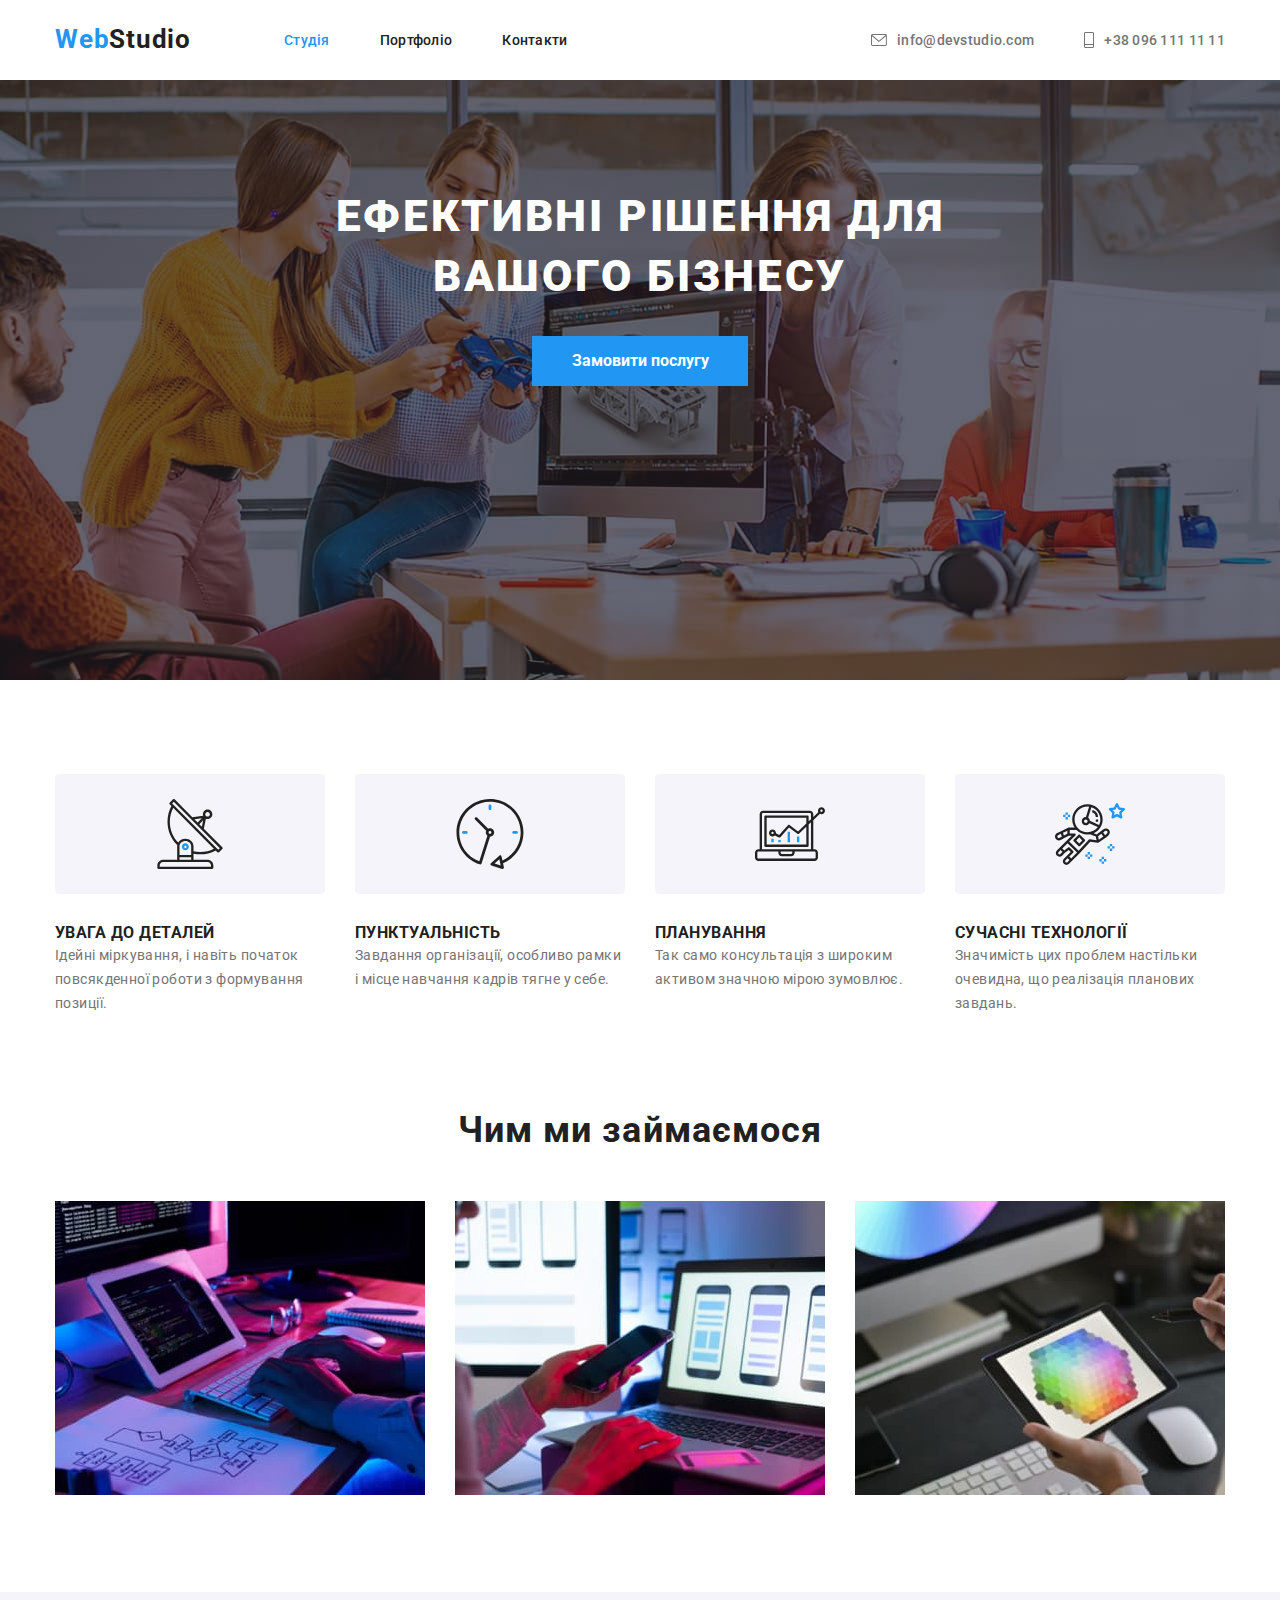
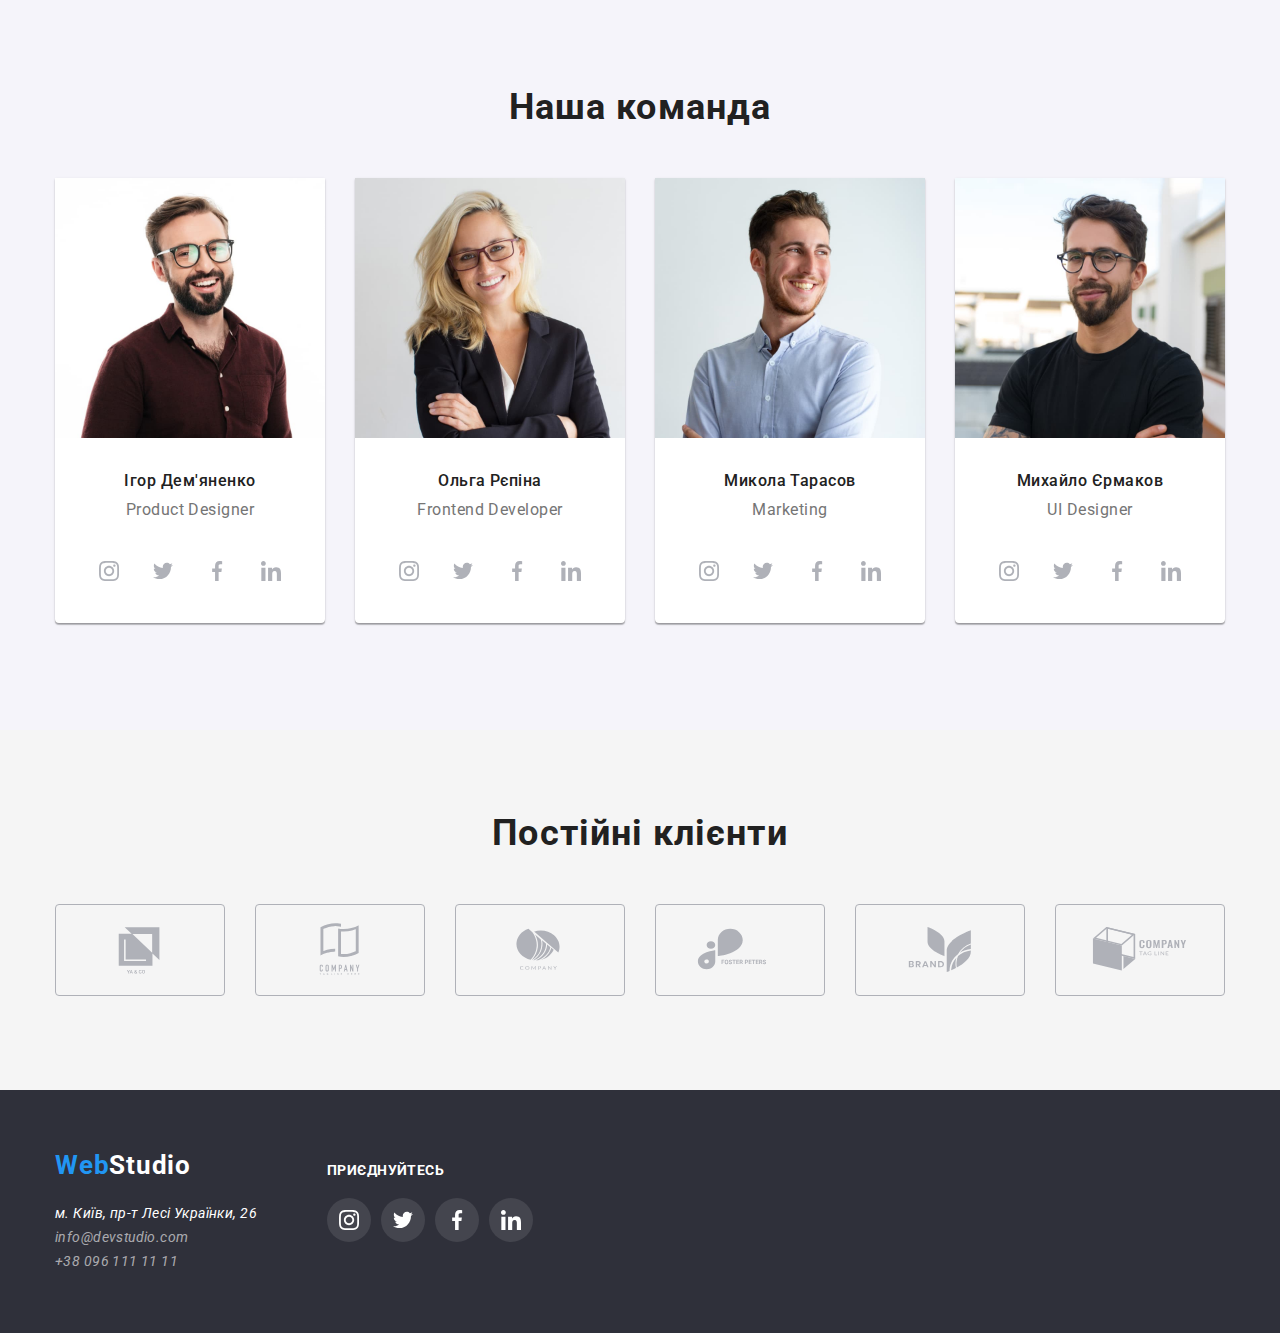
<file: index.html>
<!DOCTYPE html>
<html lang="en">
  <head>
    <meta charset="UTF-8" />
    <meta http-equiv="X-UA-Compatible" content="IE=edge" />
    <meta name="viewport" content="width=device-width, initial-scale=1.0" />
    <title>Homework</title>
    <link rel="preconnect" href="https://fonts.googleapis.com" />
    <link rel="preconnect" href="https://fonts.gstatic.com" crossorigin />
    <link
      href="https://fonts.googleapis.com/css2?family=Raleway:wght@700&family=Roboto:wght@400;500;700;900&display=swap"
      rel="stylesheet"
    />
    <link
      rel="stylesheet"
      href="https://cdnjs.cloudflare.com/ajax/libs/modern-normalize/1.1.0/modern-normalize.min.css"
    />
    <link rel="stylesheet" href="./css/styles.css" />
  </head>

  <body class="body">
    <header class="page-header">
      <div class="container container-header">
        <!-- Header- Logo+navigators -->

        <nav class="header-nav">
          <a href="/" class="interactive-element logo logo-header"
            ><span class="logo-web">Web</span
            ><span class="logo-studio">Studio</span></a
          >
          <ul class="list header-nav-list">
            <li class="item">
              <a
                href="./index.html"
                class="header-list-link interactive-element link header-active-link"
                >Студія</a
              >
            </li>
            <li class="item">
              <a
                href="./portfolio.html"
                class="header-list-link interactive-element link"
                >Портфоліо
              </a>
            </li>
            <li class="item">
              <a href="#" class="header-list-link interactive-element link"
                >Контакти</a
              >
            </li>
          </ul>
        </nav>

        <!-- Contacts -->

        <ul class="list list-contacts">
          <li class="item">
            <div class="mail">
              <svg class="icon-envelope">
                <use href="./images/symbol-defs.svg#icon-envelope"></use>
              </svg>
              <a
                href="mailto:info@devstudio.com"
                class="contacts-mail interactive-element"
                >info@devstudio.com</a
              >
            </div>
          </li>
          <li>
            <div class="tel">
              <svg class="icon-telephone">
                <use href="./images/symbol-defs.svg#telephone"></use>
              </svg>
              <a
                href="tel:+380961111111"
                class="contacts-tel interactive-element"
                >+38 096 111 11 11</a
              >
            </div>
          </li>
        </ul>
      </div>
    </header>

    <main>
      <!-- Hero -->

      <section class="section hero-page">
        <div class="overlay">
          <div class="container">
            <h1 class="hero-title">
              <span class="hero-effective-decisions"
                >Ефективні рішення для</span
              >
              <span class="hero-your-business">вашого бізнесу</span>
            </h1>
            <button type="button" class="hero-title-button">
              Замовити послугу
            </button>
          </div>
        </div>
      </section>

      <!-- Opportunities -->

      <section class="section opportunities-page">
        <div class="container opportunities-container">
          <h2 hidden>Наші пропозиції</h2>
          <ul class="list opportunities-list">
            <li class="item item-anthena">
              <div class="opportunities-bg">
                <svg class="clock-icon" width="70" height="70">
                  <use href="./images/symbol-defs.svg#icon-antenna"></use>
                </svg>
              </div>
              <h3 class="opportunities-title">УВАГА ДО ДЕТАЛЕЙ</h3>
              <p class="opportunities-text">
                Ідейні міркування, і навіть початок повсякденної роботи з
                формування позиції.
              </p>
            </li>
            <li class="item item-clock">
              <div class="opportunities-bg">
                <svg class="clock-icon" width="70" height="70">
                  <use href="./images/symbol-defs.svg#icon-clock"></use>
                </svg>
              </div>
              <h3 class="opportunities-title">ПУНКТУАЛЬНІСТЬ</h3>
              <p class="opportunities-text">
                Завдання організації, особливо рамки і місце навчання кадрів
                тягне у себе.
              </p>
            </li>
            <li class="item item-diagram">
              <div class="opportunities-bg">
                <svg class="clock-icon" width="70" height="70">
                  <use href="./images/symbol-defs.svg#icon-diagram"></use>
                </svg>
              </div>
              <h3 class="opportunities-title">ПЛАНУВАННЯ</h3>
              <p class="opportunities-text">
                Так само консультація з широким активом значною мірою зумовлює.
              </p>
            </li>
            <li class="item item-astronaut">
              <div class="opportunities-bg">
                <svg class="clock-icon" width="70" height="70">
                  <use href="./images/symbol-defs.svg#icon-astronaut"></use>
                </svg>
              </div>
              <h3 class="opportunities-title">СУЧАСНІ ТЕХНОЛОГІЇ</h3>
              <p class="opportunities-text">
                Значимість цих проблем настільки очевидна, що реалізація
                планових завдань.
              </p>
            </li>
          </ul>
        </div>
      </section>

      <!-- What we do?-->

      <section class="section wwd-section">
        <div class="container">
          <h2 class="what-we-do">Чим ми займаємося</h2>
          <ul class="list wwd-photo-list">
            <li class="item">
              <img src="./images/image1.jpg" alt="computer" width="370" />
            </li>
            <li class="item">
              <img src="./images/images2.jpg" alt="mobile" width="370" />
            </li>
            <li class="item">
              <img src="./images/image3.jpg" alt="tablet" width="370" />
            </li>
          </ul>
        </div>
      </section>

      <!-- Team -->

      <section class="section team-page">
        <div class="container">
          <h2 class="team-title">Наша команда</h2>
          <ul class="list list-team-images">
            <li class="item">
              <img
                src="./images/person1.jpg"
                alt="Igor"
                width="270"
                class="images-team"
              />
              <h3 class="worker">Ігор Дем'яненко</h3>
              <p class="position">Product Designer</p>

              <ul class="social-list list">
                <li class="social-item">
                  <a href="" class="social-link">
                    <svg class="icon instagram-icon">
                      <use href="./images/symbol-defs.svg#instagram"></use>
                    </svg>
                  </a>
                </li>
                <li class="social-item">
                  <a href="" class="social-link">
                    <svg class="icon twitter">
                      <use href="./images/symbol-defs.svg#twitter"></use>
                    </svg>
                  </a>
                </li>
                <li class="social-item">
                  <a href="" class="social-link">
                    <svg class="icon facebook" width="20" height="20">
                      <use href="./images/symbol-defs.svg#facebook"></use>
                    </svg>
                  </a>
                </li>
                <li class="social-item">
                  <a href="" class="social-link">
                    <svg class="icon linkendin">
                      <use href="./images/symbol-defs.svg#linkedin"></use>
                    </svg>
                  </a>
                </li>
              </ul>
            </li>
            <li class="item">
              <img
                src="./images/person2.jpg"
                alt="Olga"
                width="270"
                class="images-team"
              />
              <h3 class="worker">Ольга Рєпіна</h3>
              <p class="position position-second">Frontend Developer</p>
              <ul class="social-list list">
                <li class="social-item">
                  <a href="" class="social-link">
                    <svg class="icon instagram-icon">
                      <use href="./images/symbol-defs.svg#instagram"></use>
                    </svg>
                  </a>
                </li>
                <li class="social-item">
                  <a href="" class="social-link">
                    <svg class="icon twitter">
                      <use href="./images/symbol-defs.svg#twitter"></use>
                    </svg>
                  </a>
                </li>
                <li class="social-item">
                  <a href="" class="social-link">
                    <svg class="icon facebook" width="20" height="20">
                      <use href="./images/symbol-defs.svg#facebook"></use>
                    </svg>
                  </a>
                </li>
                <li class="social-item">
                  <a href="" class="social-link">
                    <svg class="icon linkendin">
                      <use href="./images/symbol-defs.svg#linkedin"></use>
                    </svg>
                  </a>
                </li>
              </ul>
            </li>
            <li class="item">
              <img
                src="./images/person3.jpg"
                alt="Mykola"
                width="270"
                class="images-team"
              />
              <h3 class="worker">Микола Тарасов</h3>
              <p class="position">Marketing</p>
              <ul class="social-list list">
                <li class="social-item">
                  <a href="" class="social-link">
                    <svg class="icon instagram-icon">
                      <use href="./images/symbol-defs.svg#instagram"></use>
                    </svg>
                  </a>
                </li>
                <li class="social-item">
                  <a href="" class="social-link">
                    <svg class="icon twitter">
                      <use href="./images/symbol-defs.svg#twitter"></use>
                    </svg>
                  </a>
                </li>
                <li class="social-item">
                  <a href="" class="social-link">
                    <svg class="icon facebook" width="20" height="20">
                      <use href="./images/symbol-defs.svg#facebook"></use>
                    </svg>
                  </a>
                </li>
                <li class="social-item">
                  <a href="" class="social-link">
                    <svg class="icon linkendin">
                      <use href="./images/symbol-defs.svg#linkedin"></use>
                    </svg>
                  </a>
                </li>
              </ul>
            </li>
            <li class="item">
              <img
                src="./images/person4.jpg"
                alt="Mykhailo"
                width="270"
                class="images-team"
              />
              <h3 class="worker">Михайло Єрмаков</h3>
              <p class="position">UI Designer</p>
              <ul class="social-list list">
                <li class="social-item">
                  <a href="" class="social-link">
                    <svg class="icon instagram-icon">
                      <use href="./images/symbol-defs.svg#instagram"></use>
                    </svg>
                  </a>
                </li>
                <li class="social-item">
                  <a href="" class="social-link">
                    <svg class="icon twitter">
                      <use href="./images/symbol-defs.svg#twitter"></use>
                    </svg>
                  </a>
                </li>
                <li class="social-item">
                  <a href="" class="social-link">
                    <svg class="icon facebook" width="20" height="20">
                      <use href="./images/symbol-defs.svg#facebook"></use>
                    </svg>
                  </a>
                </li>
                <li class="social-item">
                  <a href="" class="social-link">
                    <svg class="icon linkendin">
                      <use href="./images/symbol-defs.svg#linkedin"></use>
                    </svg>
                  </a>
                </li>
              </ul>
            </li>
          </ul>
        </div>
      </section>

      <!-- Permanent clients -->

      <section class="permanent-clients section">
        <div class="container client-container">
          <h2 class="permanent-clients-title">Постійні клієнти</h2>
          <ul class="clients-list list">
            <li class="item-clients">
              <a href="" class="clients-link link">
                <svg class="icon-clients">
                  <use href="./images/symbol-defs.svg#logo-1"></use>
                </svg>
              </a>
            </li>
            <li class="item-clients">
              <a href="" class="clients-link link">
                <svg class="icon-clients">
                  <use href="./images/symbol-defs.svg#logo-2"></use>
                </svg>
              </a>
            </li>
            <li class="item-clients">
              <a href="" class="clients-link link">
                <svg class="icon-clients">
                  <use href="./images/symbol-defs.svg#logo-3"></use>
                </svg>
              </a>
            </li>
            <li class="item-clients">
              <a href="" class="clients-link link">
                <svg class="icon-clients">
                  <use href="./images/symbol-defs.svg#logo-4"></use>
                </svg>
              </a>
            </li>
            <li class="item-clients">
              <a href="" class="clients-link link">
                <svg class="icon-clients">
                  <use href="./images/symbol-defs.svg#logo-5"></use>
                </svg>
              </a>
            </li>

            <li class="item-clients">
              <a href="" class="clients-link link">
                <svg class="icon-clients">
                  <use href="./images/symbol-defs.svg#logo-6"></use>
                </svg>
              </a>
            </li>
          </ul>
        </div>
      </section>
    </main>

    <!-- Footer -->

    <footer class="footer">
      <div class="container footer-page">
        <div class="logo-address">
          <!-- Logo2 -->

          <a href="/" class="interactive-element logo logo-footer">
            <span class="logo-web">Web</span
            ><span class="logo-studio-footer">Studio</span></a
          >

          <!-- Address -->

          <address class="address-content">
            <ul class="list address-list">
              <li class="footer-first-li">
                <a
                  href="https://goo.gl/maps/HX44u6QqczXMJnG8A"
                  target="_blank"
                  rel="noopener norefferer nofollow"
                  class="interactive-element address link"
                >
                  м. Київ, пр-т Лесі Українки, 26
                </a>
              </li>
              <li class="footer-second-li">
                <a
                  href="emailto:info@devstudio.com"
                  class="footer-mail interactive-element address link"
                  >info@devstudio.com</a
                >
              </li>
              <li class="footer-third-li">
                <a
                  href="tel:+380961111111"
                  class="footer-tel interactive-element address link"
                  >+38 096 111 11 11</a
                >
              </li>
            </ul>
          </address>
        </div>
        <div class="block-join">
          <p class="title-join">Приєднуйтесь</p>
          <ul class="list list-join">
            <li class="item-join">
              <a href="/" class="link-join link">
                <svg class="instagram icon-join" width="20" height="20">
                  <use href="./images/symbol-defs.svg#instagram"></use>
                </svg>
              </a>
            </li>
            <li class="item-join">
              <a href="/" class="link-join link">
                <svg class="instagram icon-join" width="20" height="20">
                  <use href="./images/symbol-defs.svg#twitter"></use>
                </svg>
              </a>
            </li>
            <li class="item-join">
              <a href="/" class="link-join link">
                <svg class="instagram icon-join" width="20" height="20">
                  <use href="./images/symbol-defs.svg#facebook"></use>
                </svg>
              </a>
            </li>
            <li class="item-join">
              <a href="/" class="link-join link">
                <svg class="instagram icon-join" width="20" height="20">
                  <use href="./images/symbol-defs.svg#linkedin"></use>
                </svg>
              </a>
            </li>
          </ul>
        </div>
      </div>
    </footer>
  </body>
</html>
</file>
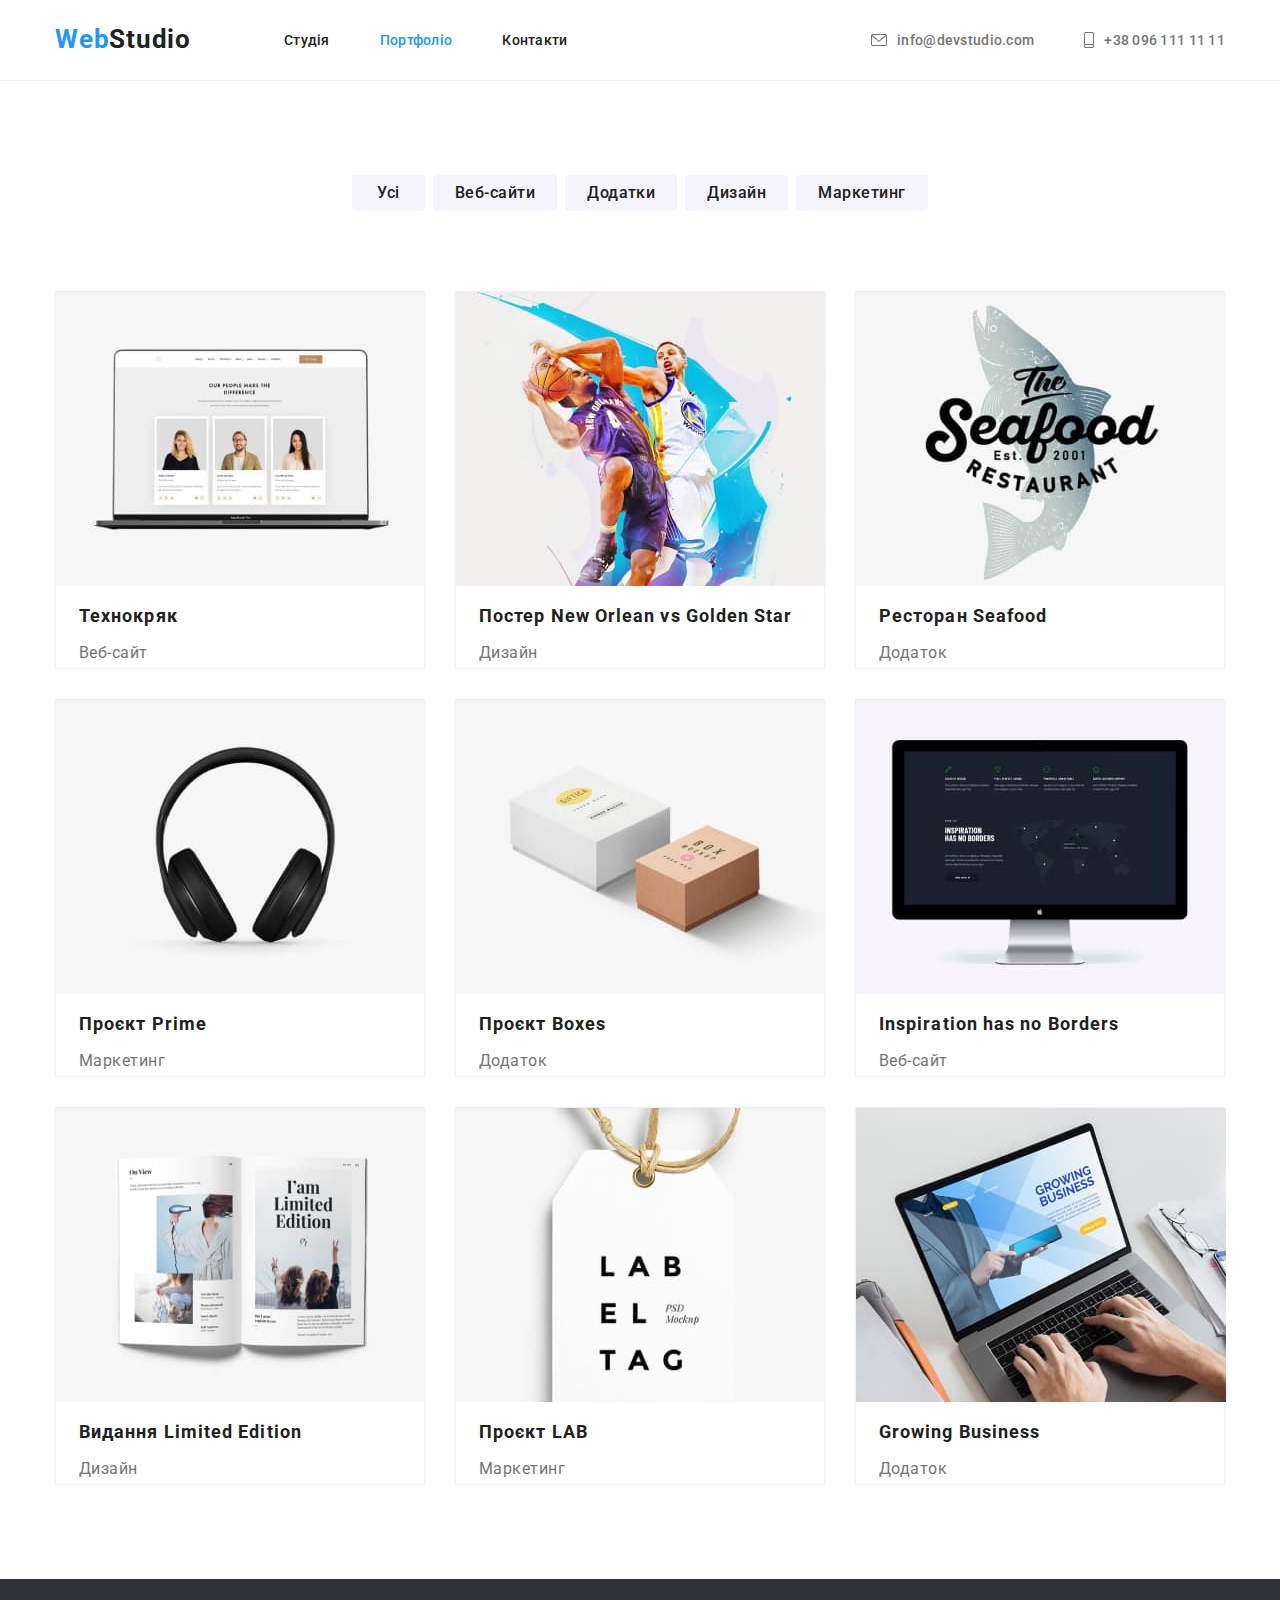
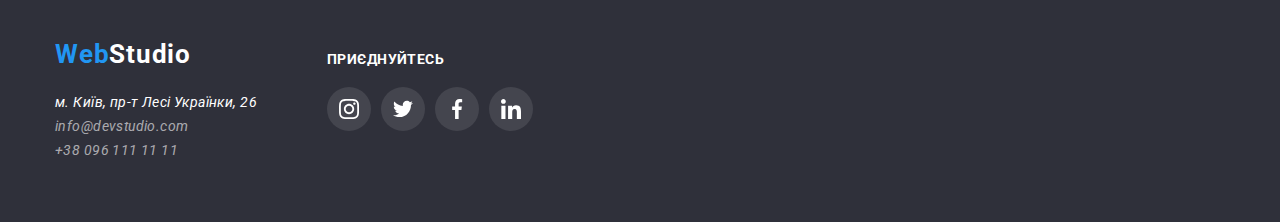
<file: portfolio.html>
<!DOCTYPE html>
<html lang="en">
  <head>
    <meta charset="UTF-8" />
    <meta http-equiv="X-UA-Compatible" content="IE=edge" />
    <meta name="viewport" content="width=device-width, initial-scale=1.0" />
    <title>Homework2</title>
    <link rel="preconnect" href="https://fonts.googleapis.com" />
    <link rel="preconnect" href="https://fonts.gstatic.com" crossorigin />
    <link
      href="https://fonts.googleapis.com/css2?family=Raleway:wght@700&family=Roboto:wght@400;500;700;900&display=swap"
      rel="stylesheet"
    />
    <link
      rel="stylesheet"
      href="https://cdnjs.cloudflare.com/ajax/libs/modern-normalize/1.1.0/modern-normalize.min.css"
    />
    <link rel="stylesheet" href="./css/styles.css" />
  </head>
  <body class="body">
    <header class="portfolio-header">
      <div class="container container-header">

        <!-- Header- Logo+navigators -->

        <nav class="header-nav">
          <a href="/" class="interactive-element logo logo-header"
            ><span class="logo-web">Web</span
            ><span class="logo-studio">Studio</span></a
          >
          <ul class="list header-nav-list">
            <li class="item">
              <a
                href="./index.html"
                class="header-list-link interactive-element link"
                >Студія</a
              >
            </li>
            <li class="item">
              <a
                href="./portfolio.html"
                class="header-list-link interactive-element link header-active-link"
                >Портфоліо
              </a>
            </li>
            <li class="item">
              <a href="#" class="header-list-link interactive-element link"
                >Контакти</a
              >
            </li>
          </ul>
        </nav>

        <!-- Contacts -->

        <ul class="list list-contacts">
          <li class="item">
            <div class="mail">
              <svg class="icon-envelope">
                <use href="./images/symbol-defs.svg#icon-envelope"></use>
              </svg>
              <a
                href="mailto:info@devstudio.com"
                class="contacts-mail interactive-element"
                >info@devstudio.com</a
              >
            </div>
          </li>
          <li>
            <div class="tel">
              <svg class="icon-telephone">
                <use href="./images/symbol-defs.svg#telephone"></use>
              </svg>
              <a
                href="tel:+380961111111"
                class="contacts-tel interactive-element"
                >+38 096 111 11 11</a
              >
            </div>
          </li>
        </ul>
      </div>
    </header>

    <main>
      <h1 hidden class="page-title">Portfolio</h1>

      <!-- Buttons -->

      <section class="section button-page">
        <div class="container">
          <h2 hidden>Options</h2>
          <ul class="button-list list">
            <li class="item">
              <button
                type="button"
                class="portfolio-buttons interactive-element button-all"
              >
                Усі
              </button>
            </li>
            <li class="item">
              <button
                type="button"
                class="portfolio-buttons interactive-element button"
              >
                Веб-сайти
              </button>
            </li>
            <li class="item">
              <button
                type="button"
                class="portfolio-buttons interactive-element button"
              >
                Додатки
              </button>
            </li>
            <li class="item">
              <button
                type="button"
                class="portfolio-buttons interactive-element button"
              >
                Дизайн
              </button>
            </li>
            <li class="item">
              <button
                type="button"
                class="portfolio-buttons interactive-element button"
              >
                Маркетинг
              </button>
            </li>
          </ul>
        </div>
      </section>

      <!-- Photos -->
      <section class="section portfolio-photos photo-page">
        <div class="container">
          <h2 hidden>Gallery</h2>
          <ul class="list gallery-list">
            <li class="item">
              <img src="./images/laptop.jpg" alt="laptop" width="370" />
              <h3 class="gallery-name">Технокряк</h3>
              <p class="gallery-description">Веб-сайт</p>
            </li>
            <li class="item">
              <img src="./images/basketball.jpg" alt="basketball" width="370" />
              <h3 class="gallery-name">Постер New Orlean vs Golden Star</h3>
              <p class="gallery-description">Дизайн</p>
            </li>
            <li class="item">
              <img src="./images/seafood.jpg" alt="seafood" width="370" />
              <h3 class="gallery-name">Ресторан Seafood</h3>
              <p class="gallery-description">Додаток</p>
            </li>
            <li class="item">
              <img src="./images/headphones.jpg" alt="headphones" width="370" />
              <h3 class="gallery-name">Проєкт Prime</h3>
              <p class="gallery-description">Маркетинг</p>
            </li>
            <li class="item">
              <img src="./images/boxes.jpg" alt="boxes" width="370" />
              <h3 class="gallery-name">Проєкт Boxes</h3>
              <p class="gallery-description">Додаток</p>
            </li>
            <li class="item">
              <img src="./images/monitor.jpg" alt="monitor" width="370" />
              <h3 class="gallery-name">Inspiration has no Borders</h3>
              <p class="gallery-description">Веб-сайт</p>
            </li>
            <li class="item">
              <img
                src="./images/limited-edition.jpg"
                alt="limited-edition"
                width="370"
              />
              <h3 class="gallery-name">Видання Limited Edition</h3>
              <p class="gallery-description">Дизайн</p>
            </li>
            <li class="item">
              <img src="./images/lab.jpg" alt="lab" width="370" />
              <h3 class="gallery-name">Проєкт LAB</h3>
              <p class="gallery-description">Маркетинг</p>
            </li>
            <li class="item">
              <img
                src="./images/growing-business.jpg"
                alt="growing-business"
                width="370"
              />
              <h3 class="gallery-name">Growing Business</h3>
              <p class="gallery-description">Додаток</p>
            </li>
          </ul>
        </div>
      </section>
    </main>
    <footer class="footer">
      <div class="container footer-page">
        <div class="logo-address">

        <!-- Logo2 -->

        <a href="/" class="interactive-element logo logo-footer">
          <span class="logo-web">Web</span
          ><span class="logo-studio-footer">Studio</span></a
        >

        <!-- Address -->
        
        <address class="address-content">
          <ul class="list address-list">
            <li class="footer-first-li">
              <a
                href="https://goo.gl/maps/HX44u6QqczXMJnG8A"
                target="_blank"
                rel="noopener norefferer nofollow"
                class="interactive-element address link"
              >
                м. Київ, пр-т Лесі Українки, 26
              </a>
            </li>
            <li class="footer-second-li">
              <a
                href="emailto:info@devstudio.com"
                class="footer-mail interactive-element address link"
                >info@devstudio.com</a
              >
            </li>
            <li class="footer-third-li">
              <a
                href="tel:+380961111111"
                class="footer-tel interactive-element address link"
                >+38 096 111 11 11</a
              >
            </li>
          </ul>
        </address>
      </div>
      <div class="block-join">
        <p class="title-join">Приєднуйтесь</p>
        <ul class="list list-join">
          <li class="item-join">
            <a href="/" class="link-join link">
              <svg class="instagram icon-join" width="20" height="20">
                 <use href="./images/symbol-defs.svg#instagram"></use>
              </svg> 
            </a>
          </li>
          <li class="item-join">
            <a href="/" class="link-join link">
              <svg class="instagram icon-join" width="20" height="20">
                <use href="./images/symbol-defs.svg#twitter"></use>
              </svg>
            </a>
          </li>
          <li class="item-join">
            <a href="/" class="link-join link">
              <svg class="instagram icon-join" width="20" height="20">
                <use href="./images/symbol-defs.svg#facebook"></use>
              </svg>
            </a>
          </li>
          <li class="item-join">
            <a href="/" class="link-join link">
              <svg class="instagram icon-join" width="20" height="20">
                <use href="./images/symbol-defs.svg#linkedin"></use>
              </svg>
            </a>
          </li>
        </ul>
      </div>
    </div>
    </footer>
  </body>
</html>
</file>
<file: css/styles.css>
:root {
  --main-color: #ffffff;
  --accend-color: #2196f3;
  --black-color: #212121;
  --gray-color: #757575;
  --darkgray-color: #2f303a;
  --rgba-color: rgba(255, 255, 255, 0.6);
  --button-color: #f5f4fa;
  --button-active: #188ce8;
  --background-color-second: #f5f5f5;
  --border-color: #eeeeee;
  --portfolio-header-color: #ececec;
  --block-color: #AFB1B8;

  --specific-position: 94px;
  --specific-second-position: 30px;
}
h1,
h2,
h3,
h4,
h5,
h6,
p,
ul {
  margin-top: 0;
  margin-bottom: 0;
  padding: 0;
}

.list {
  list-style: none;
  padding: 0;
  margin: 0;
}

.body {
  font-family: "Roboto", sans-serif;
  font-size: 14px;
  background-color: var(--main-color);
  color: var(--black-color);
}

.container {
  width: 1200px;
  margin: 0 auto;
  padding: 0 15px;
}

.link {
  text-decoration: none;
}

.section {
  padding-top: var(--specific-position);
  padding-bottom: var(--specific-position);
}

/* Header */

.portfolio-header {
  background-color: var(--main-color);
  border-bottom: 1px solid var(--portfolio-header-color);
}

.container-header {
  display: flex;
}

/* Logo */

.header-nav {
  display: flex;
  align-items: center;
}

.logo {
  font-weight: 700;
  font-size: 26px;
  line-height: calc(31 / 26);
  letter-spacing: 0.03em;

  text-decoration: none;
}

.logo-header {
  display: flex;
  align-content: center;
  justify-content: flex-end;

  margin-right: 93px;
  padding-top: 24px;
  padding-bottom: 25px;
}

.logo-web {
  color: var(--accend-color);
}

.logo-studio {
  color: var(--black-color);
}

/* Header Navigation List */

.header-nav {
  display: flex;
}

.header-nav-list {
  display: flex;
}

.header-nav-list .item {
  margin-right: 50px;
}

.header-nav-list .item:last-child {
  margin-right: 0;
}

.header-list-link {
  font-weight: 500;
  line-height: calc(16 / 14);
  letter-spacing: 0.02em;

  color: var(--black-color);

  display: block;
  padding-top: 32px;
  padding-bottom: 32px;
}

.header-active-link {
  color: var(--accend-color);
}

/* Contacts */

.list-contacts {
  display: flex;
  align-items: center;
  margin-left: auto;
}

.list-contacts .item + .item {
  margin-left: 50px;
}

.mail {
  display: flex;
  align-items: center;
}

.icon-envelope {
  width: 16px;
  height: 12px;
  margin-right: 10px;

  fill: var(--gray-color)
}

.icon-envelope:hover {
 fill: var(--accend-color);
}

.icon-envelope:focus {
 fill: var(--accend-color);
}

.contacts-mail {
  font-weight: 500;
  line-height: calc(16 / 12);
  letter-spacing: 0.02em;
  text-decoration: none;

  color: var(--gray-color);

  margin-right: 50px;
}

.tel {
  display: flex;
  align-items: center;
}

.icon-telephone {
  width: 10px;
  height: 16px;

  margin-right: 10px;

  fill: var(--gray-color)
}

.icon-telephone:hover {
  fill: var(--accend-color);
}

.icon-telephone:focus {
  fill: var(--accend-color);
}

.contacts-tel {
  font-weight: 500;
  line-height: calc(16 / 12);
  letter-spacing: 0.02em;
  text-decoration: none;

  color: var(--gray-color);
}

/* Hero */

.hero-page {
  background-color: var(--darkgray-color);
  text-align: center;
  
  padding-top: 0px;
  padding-bottom: 0px;
}

.overlay {
  max-width: 1600px;
  min-height: 600px;
  margin-left: auto;
  margin-right: auto;

  background:(rgba(47, 48, 58, 0.4));
  background-image: 
  linear-gradient(rgba(47, 48, 58, 0.4),
   rgba(47, 48, 58, 0.4)), 
  url(../images/hero-overlay.jpg);
  background-repeat: no-repeat;
  background-size: cover;
  background-position: center;
}

.hero-title {
  font-weight: 900;
  font-size: 44px;
  line-height: calc(60 / 44);
  text-align: center;
  letter-spacing: 0.06em;
  text-transform: uppercase;

  color: var(--main-color);

  padding-top: 106px;

  width: 696px;
  margin-left: auto;
  margin-right: auto;
}

.hero-title-button {
  font-weight: 700;
  font-size: 16px;
  line-height: calc(30 / 16);
  font-family: inherit;
  cursor: pointer;

  color: var(--main-color);
  background-color: var(--accend-color);

  display: inline-block;

  margin-top: var(--specific-second-position);
  margin-bottom: 106px;
  margin-left: auto;
  margin-right: auto;

  border-radius: 4px var(--main-color);
  border: none;
  min-width: 216px;

  padding: 10px 32px;
}

/* Opportunities */

.opportunities-page .wwd-section {
  background-color: var(--background-color-second);
}

.opportunities-list {
  display: flex;
}

.opportunities-bg {
  display: flex;
  content: "";

  justify-content: center;
  align-items: center;

  background-color: #F5F4FA;
  
  width: 270px;
  height: 120px;
  margin-bottom: 30px;

  border: none;
  border-radius: 4px;
}

.opportunities-list .item + .item {
  margin-left: 30px;
}

.opportunities-title {
  font-weight: 700;
  line-height: calc(16 / 14);
  letter-spacing: 0.03em;
  text-transform: uppercase;

  color: var(--black-color);
}

.opportunities-text {
  font-weight: 400;
  line-height: calc(24 / 14);
  letter-spacing: 0.03em;

  color: var(--gray-color);
}

/* What do we do? */

.wwd-section {
  padding-top: 0px;
}

.what-we-do {
  font-weight: 700;
  font-size: 36px;
  line-height: calc(42 / 36);
  text-align: center;
  letter-spacing: 0.03em;

  color: var(--black-color);
}

.wwd-photo-list {
  display: flex;

  padding-top: 50px;
}

.wwd-photo-list .item + .item {
  margin-left: 30px;
}

/* Team */

.team-page {
  background-color: var(--button-color);

  padding-bottom: 0px;
}

.team-title {
  font-weight: 700;
  font-size: 36px;
  line-height: calc(42 / 36);
  text-align: center;
  letter-spacing: 0.03em;

  border-color: var(--main-color);

  color: var(--black-color);
}

.list-team-images {
  padding-top: 50px;
  padding-bottom: 107px;

  display: flex;
  justify-content: space-between;
}

.list-team-images .item {
  width: calc((100%-30px) / 2);

  background-color: var(--main-color);
  box-shadow: 0px 1px 3px rgba(0, 0, 0, 0.12), 
  0px 1px 1px rgba(0, 0, 0, 0.14),
  0px 2px 1px rgba(0, 0, 0, 0.2);
  border-radius: 0px 0px 4px 4px;
}

.list-team-images > .item:not(:last-child) {
  margin-right: 30px;
}

.images-team {
  border-radius: 0px;
}

.worker {
  font-weight: 500;
  font-size: 16px;
  line-height: calc(19 / 16);
  text-align: center;
  letter-spacing: 0.03em;

  color: var(--black-color);

  margin-top: var(--specific-second-position);
}

.position {
  font-weight: 400;
  font-size: 16px;
  line-height: calc(19 / 16);
  text-align: center;
  letter-spacing: 0.03em;

  color: var(--gray-color);

  margin-top: 10px;
  margin-bottom: var(--specific-second-position);
}

.social-list {
  display: flex;
  justify-content: center;
  align-items: center;

  padding-left: 32px;
  padding-right: 32px;
  padding-bottom: 30px;
}


.social-list > .social-item + .social-item {
margin-left: 10px;
}

.social-link {
  display: flex;
  justify-content: center;
  align-items: center;
  
  width: 44px;
  height: 44px;

  background-color: var(--main-color);

  border: none;
  border-radius: 50%;
}

.icon {
  width: 20px;
  height: 20px;

  fill: #AFB1B8;
}

.instagram-icon {
  fill: #AFB1B8;
}

.social-link:hover {
  background-color: var(--accend-color);
}

.icon:hover {
 fill: var(--main-color);
}

.instagram-icon:hover {
  fill: var(--main-color);
}

 /* <!-- Permanent clients --> */

 .permanent-clients {
  background-color: var(--background-color-second);
  padding-top: 0px;
}

 .permanent-clients-title {
font-weight: 700;
font-size: 36px;
line-height: 42px;
text-align: center;
letter-spacing: 0.03em;

color: var(--black-color);

padding-top: 82px;
}

.clients-list {
  display: flex;

  margin-top: 50px;
  justify-content: center;
}

.clients-link {
  display: flex;
  justify-content: center;
  align-items: center;
  
  width: 170px;
  height: 92px;

  background-color: var(--background-color-second);
  
  border: 1px solid var(--block-color);
  border-radius: 4px;
}

.clients-link:hover {
 border: 1px solid rgba(33, 150, 243, 1);
}

.clients-link:focus {
 border: 1px solid rgba(33, 150, 243, 1);
}

.icon-clients {
  width: 106px;
  height: 60px;

  fill: #AFB1B8;
}

.icon-clients:hover {
 fill: var(--accend-color);
}

.icon-clients:focus {
 fill: var(--accend-color);
}

.clients-list > .item-clients + .item-clients {
  margin-left: 30px;
}

/* Footer */

.footer {
  background-color: var(--darkgray-color);
  padding-top: 60px;
  padding-bottom: 60px;
}

.footer-page {
  display: flex;
}

.logo-studio-footer {
  color: var(--main-color);
}

.address {
  font-weight: 400;
  line-height: calc(24 / 14);
  letter-spacing: 0.03em;
  color: var(--main-color);
}

.address-content {
  margin-top: 20px;
}

.footer-mail {
  color: var(--rgba-color);
  margin-top: 9px;
}

.footer-tel {
  color: var(--rgba-color);
  margin-top: 9px;
}

.block-join {
  width: 206px;
  height: 80px;
  
  padding-top: 12px;
  margin-left: 70px;
  padding-bottom: 40px;

}

.title-join {
font-weight: 700;
font-size: 14px;
line-height: 16px;
letter-spacing: 0.03em;
text-transform: uppercase;

color: var(--main-color);
}

.list-join {
  display: flex;
  list-style: none;
  
  margin-top: 20px;
}

.list-join > .item-join + .item-join {
margin-left: 10px;
}

.link-join {
  display: flex;
  align-items: center;
  justify-content: center;

  width: 44px;
  height: 44px;

  border: none;
  border-radius: 50%;

  background-color: rgba(255, 255, 255, 0.1);
}

.link-join:hover {
 background-color: var(--accend-color);
}

.link-join:focus {
 background-color: var(--accend-color);
}

.icon-join {  
  fill: var(--main-color);
}

.icon-join:hover {
  fill: var(--main-color);
}

.icon-join:focus {
  fill: var(--main-color);
}






/* All interactive elements */

.interactive-element:hover {
  color: var(--accend-color);
}

.interactive-element:focus {
  color: var(--accend-color);
}

/* Portfolio page */

.button-page .photo-page {
  background-color: var(--background-color-second);
}

/* Buttons */

.button-page {
  padding-bottom: 0px;
}

.button-list {
  list-style: none;

  display: flex;
  justify-content: center;

  padding-bottom: 16px;

  border: 1px var(--border-color);
}

.portfolio-buttons {
  border-radius: 4px;
  border: none;
}

.button-list .item + .item {
  margin-left: 8px;
}

.portfolio-buttons {
  font-family: inherit;
  font-weight: 500;
  font-size: 16px;
  line-height: calc(24 / 16);
  letter-spacing: 0.03em;
  cursor: pointer;
}

.button-all {
  color: var(--black-color);
  background-color: var(--button-color);

  padding: 6px 25px;
}

.button {
  color: var(--black-color);
  background-color: var(--button-color);

  padding: 6px 22px;
}

.portfolio-buttons:hover {
  color: var(--main-color);
  background-color: var(--button-active);
  box-shadow: 0px 3px 1px rgba(0, 0, 0, 0.1), 0px 1px 2px rgba(0, 0, 0, 0.08), 0px 2px 2px rgba(0, 0, 0, 0.12);
  border-radius: 4px;
}

.portfolio-buttons:focus {
  background-color: var(--main-color);
  color: var(--button-active);
  box-shadow: 0px 3px 1px rgba(0, 0, 0, 0.1), 0px 1px 2px rgba(0, 0, 0, 0.08), 0px 2px 2px rgba(0, 0, 0, 0.12);
  border-radius: 4px;
}

/* Photos */

.photo-page {
  padding-top: 0px;
}

.gallery-list {
  list-style: none;

  margin-top: 34px;

  display: flex;
  flex-wrap: wrap;
}

.gallery-list > .item {
  width: 370px;
  margin-right: 30px;
  margin-top: 30px;

  background-color: var(--main-color);
  border: 1px solid #eeeeee;
}

.gallery-list > .item:nth-child(3n) {
  margin-right: 0;
}

.gallery-list > .item:hover {
 box-shadow: 0px 1px 1px rgba(0, 0, 0, 0.12), 
 0px 4px 4px rgba(0, 0, 0, 0.06), 
 1px 4px 6px rgba(0, 0, 0, 0.16);
}

.gallery-list > .item:focus {
 box-shadow: 0px 1px 1px rgba(0, 0, 0, 0.12), 
 0px 4px 4px rgba(0, 0, 0, 0.06), 
 1px 4px 6px rgba(0, 0, 0, 0.16);
}

.gallery-name {
  font-weight: 700;
  font-size: 18px;
  line-height: calc(36 / 18);
  letter-spacing: 0.06em;

  width: 322px;
  margin-left: auto;
  margin-right: auto;

  margin-top: 9px;
}

.gallery-description {
  font-weight: 400;
  font-size: 16px;
  line-height: var(--specific-second-position);
  letter-spacing: 0.03em;

  color: var(--gray-color);

  margin-top: 4px;
  width: 322px;
  margin-left: auto;
  margin-right: auto;
}
</file>
